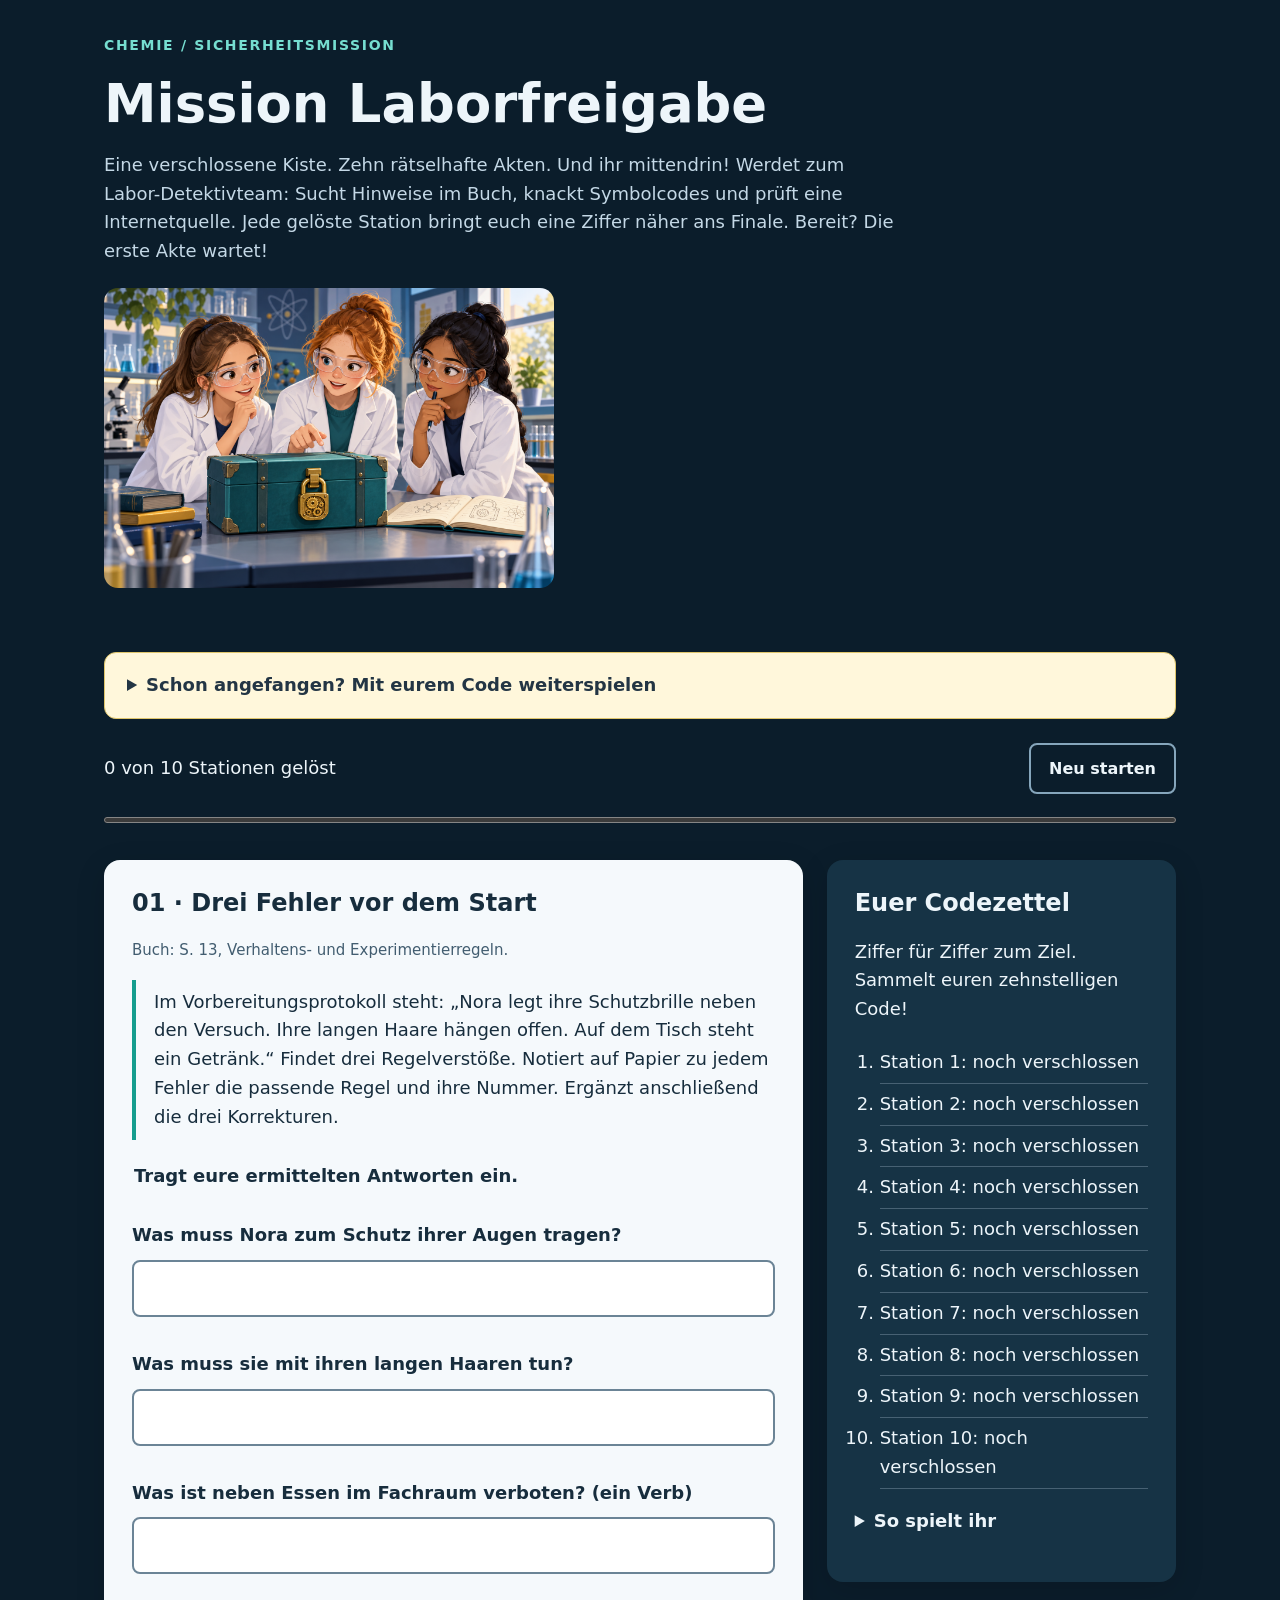
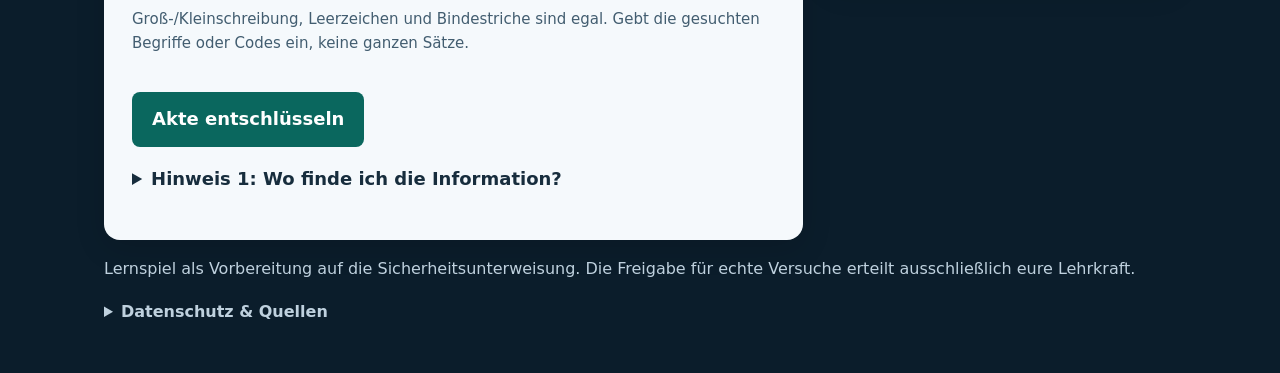
<file: index.html>
<!doctype html>
<html lang="de"><head><meta charset="utf-8"><meta name="viewport" content="width=device-width,initial-scale=1"><title>Mission Laborfreigabe</title><link rel="stylesheet" href="style.css"><script src="inhalte.js" defer></script><script src="antworten.js" defer></script><script src="spiel.js" defer></script></head>
<body><header><span class="tag">CHEMIE / SICHERHEITSMISSION</span><h1 id="title">Mission Laborfreigabe</h1><p id="intro"></p><img class="welcome-art" width="1536" height="1024" src="assets/raetselteam.png" alt="Ein illustriertes Detektivteam vor einer verschlossenen Laborakte."></header>
<main><details class="resume-panel"><summary>Schon angefangen? Mit eurem Code weiterspielen</summary><p>Gebt die Ziffern der bereits gelösten Stationen ein – beginnend bei Station 1 und in der richtigen Reihenfolge. Ihr springt zur nächsten ungelösten Station. Eure bisherigen Ziffern erscheinen wieder auf dem Codezettel.</p><form id="resumeForm"><label for="resumeCode">Euer bisher gesammelter Code</label><input id="resumeCode" type="text" inputmode="numeric" autocomplete="off" required aria-describedby="resumeHelp resumeFeedback"><p id="resumeHelp">Vier gesammelte Ziffern führen zu Station 5. Leerzeichen und Bindestriche sind erlaubt.</p><button type="submit">Mission fortsetzen</button></form><p id="resumeFeedback" role="status"></p></details><div class="status"><span id="progressText">10 Stationen</span><button id="restart" class="secondary" type="button">Neu starten</button></div><progress id="progress" value="0" max="10" aria-label="Gelöste Stationen"></progress>
<div class="layout"><section id="room" class="card" aria-label="Aktuelle Station"></section><aside class="card"><h2>Euer Codezettel</h2><p>Ziffer für Ziffer zum Ziel. Sammelt euren zehnstelligen Code!</p><ol id="digits"></ol><details><summary>So spielt ihr</summary><p>Recherchiert in der angegebenen Quelle, besprecht eure Belege und tragt die Antworten ein. Nach jeder Lösung gibt es eine Ziffer. Nutzt bei Bedarf die zwei gestuften Hinweise. Die Buchseiten 12–15 benötigt ihr separat, dazu Papier und Stift. Die passende Buchausgabe nennt euch die Lehrkraft. Ein <a href="begleitblatt.html">druckbares Begleitblatt</a> hilft beim Sammeln der Belege. Verteilt die Rollen: suchen, notieren, prüfen – nach jeder Station wird gewechselt.</p><p>Keine Zeitbegrenzung. Nach dem Neuladen könnt ihr oben mit euren gesammelten Ziffern wieder einsteigen. Notiert sie vor dem Schließen.</p></details></aside></div>
<p class="note">Lernspiel als Vorbereitung auf die Sicherheitsunterweisung. Die Freigabe für echte Versuche erteilt ausschließlich eure Lehrkraft.</p><details class="privacy"><summary>Datenschutz & Quellen</summary><p>Dieses Spiel fragt keine Namen ab und speichert keine Antworten dauerhaft. Es nutzt keine Analysewerkzeuge, externen Schriftarten oder externen Bilder. Externe Quellen öffnen sich erst nach einem Klick; dort gelten die Datenschutzbedingungen des Anbieters. Beim Aufruf über GitHub Pages protokolliert GitHub IP-Adressen zu Sicherheitszwecken. Bei lokaler Nutzung lädt das Spiel selbst keine Inhalte aus dem Internet. Externe Links benötigen eine Internetverbindung.</p><p>Fachliche Orientierung: <a href="https://www.baua.de/DE/Themen/Chemikalien-Biostoffe/Gefahrstoffe/Einstufung-und-Kennzeichnung/Kennzeichnungselemente/Gefahrenpiktogramme-und-Signalwoerter">BAuA: Gefahrenpiktogramme</a>. Spielidee inspiriert von <a href="https://joschafalck.de/archiv-45/">Joscha Falck: Archiv 45</a>. Texte und Umsetzung sind neu erstellt. Die motivierenden Illustrationen sind KI-generierte Spielbilder und keine fachlichen Sicherheitsdarstellungen. Angaben zur Herkunft und noch offene Nachweise stehen in der <a href="https://github.com/timwittkowski-creator/Laborfreigabe/blob/main/QUELLEN.md">Quellendokumentation</a>.</p></details>
<noscript>Bitte JavaScript im Browser aktivieren, damit das Spiel funktioniert.</noscript></main></body></html>
</file>
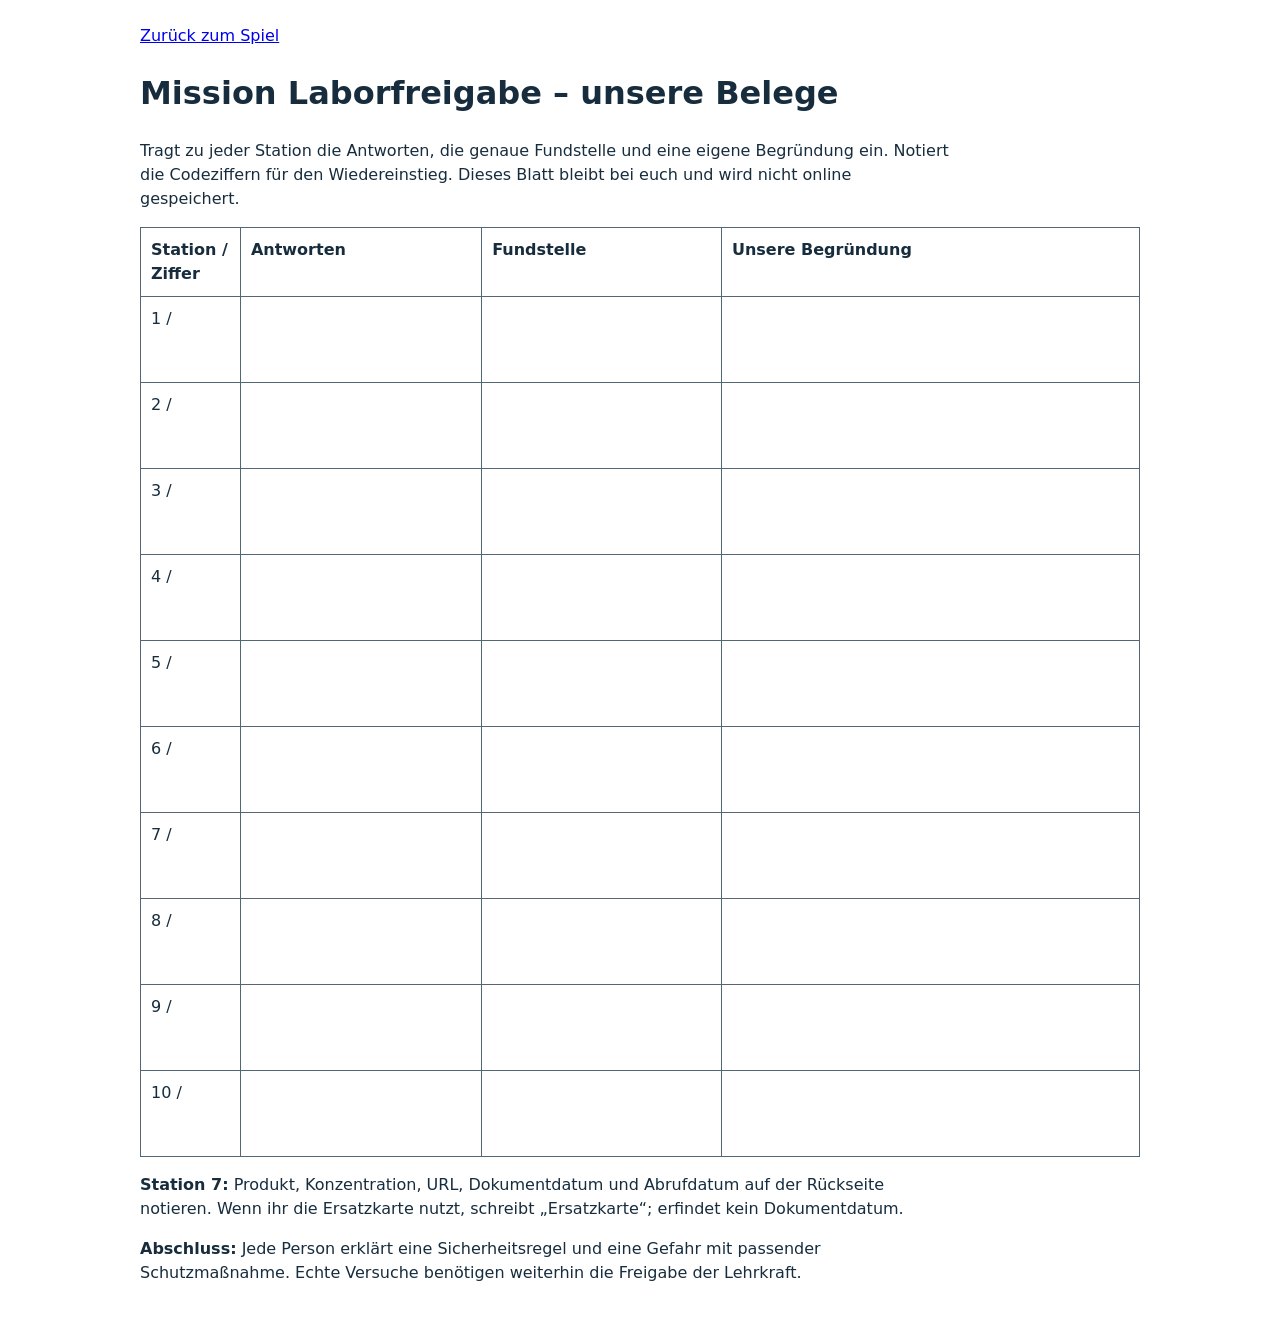
<file: begleitblatt.html>
<!doctype html>
<html lang="de">
<head><meta charset="utf-8"><meta name="viewport" content="width=device-width,initial-scale=1"><title>Begleitblatt – Mission Laborfreigabe</title>
<style>body{font:16px/1.5 system-ui,sans-serif;max-width:1000px;margin:auto;padding:24px;color:#172d3d}table{width:100%;border-collapse:collapse}th,td{border:1px solid #526776;padding:10px;text-align:left;vertical-align:top}td{height:65px}th:first-child{width:10%}p{max-width:80ch}@media print{body{padding:0;font-size:11pt}a{display:none}tr{break-inside:avoid}thead{display:table-header-group}}</style></head>
<body><a href="index.html">Zurück zum Spiel</a><h1>Mission Laborfreigabe – unsere Belege</h1><p>Tragt zu jeder Station die Antworten, die genaue Fundstelle und eine eigene Begründung ein. Notiert die Codeziffern für den Wiedereinstieg. Dieses Blatt bleibt bei euch und wird nicht online gespeichert.</p>
<table><thead><tr><th>Station / Ziffer</th><th>Antworten</th><th>Fundstelle</th><th>Unsere Begründung</th></tr></thead><tbody>
<tr><td>1 /</td><td></td><td></td><td></td></tr><tr><td>2 /</td><td></td><td></td><td></td></tr><tr><td>3 /</td><td></td><td></td><td></td></tr><tr><td>4 /</td><td></td><td></td><td></td></tr><tr><td>5 /</td><td></td><td></td><td></td></tr><tr><td>6 /</td><td></td><td></td><td></td></tr><tr><td>7 /</td><td></td><td></td><td></td></tr><tr><td>8 /</td><td></td><td></td><td></td></tr><tr><td>9 /</td><td></td><td></td><td></td></tr><tr><td>10 /</td><td></td><td></td><td></td></tr>
</tbody></table><p><strong>Station 7:</strong> Produkt, Konzentration, URL, Dokumentdatum und Abrufdatum auf der Rückseite notieren. Wenn ihr die Ersatzkarte nutzt, schreibt „Ersatzkarte“; erfindet kein Dokumentdatum.</p><p><strong>Abschluss:</strong> Jede Person erklärt eine Sicherheitsregel und eine Gefahr mit passender Schutzmaßnahme. Echte Versuche benötigen weiterhin die Freigabe der Lehrkraft.</p></body></html>
</file>
<file: style.css>
*{box-sizing:border-box}body{margin:0;background:#0b1d2b;color:#edf5fa;font:18px/1.6 system-ui,sans-serif}header,main{max-width:1120px;margin:auto;padding:30px 24px}header{padding-bottom:12px}.tag{font-size:14px;font-weight:750;letter-spacing:.12em;color:#76ded1}h1{font-size:clamp(2rem,5vw,3.3rem);line-height:1.1;margin:16px 0}h2{line-height:1.25;font-size:1.5rem;margin-top:0}header p{max-width:800px;color:#c4d8e6}.status{display:flex;align-items:center;justify-content:space-between;gap:16px}progress{width:100%;height:12px;accent-color:#2cb9a7;margin:20px 0 28px}.layout{display:grid;grid-template-columns:minmax(0,2fr) minmax(230px,1fr);gap:24px;align-items:start}.card{background:#f5f9fc;color:#172d3d;border-radius:16px;padding:28px;box-shadow:0 8px 30px #0002}aside.card{background:#163345;color:#edf5fa}button,input{font:inherit}button{cursor:pointer;background:#0a675e;color:white;border:2px solid transparent;border-radius:8px;padding:11px 18px;font-weight:650}button:hover{filter:brightness(1.12)}button:disabled{opacity:.6;cursor:default}.secondary{background:transparent;border-color:#86a6bc;color:inherit;font-size:16px}fieldset{border:0;padding:0;margin:22px 0}legend{font-weight:700;margin-bottom:16px}label.option{display:flex;gap:12px;padding:12px;margin:10px 0;background:white;border:1px solid #bdcdd9;border-radius:8px;cursor:pointer}input[type=radio]{flex-shrink:0;width:20px;height:20px;margin-top:5px;accent-color:#0a675e}input[type=text]{width:100%;padding:12px;border:2px solid #6b8496;border-radius:8px;margin:10px 0 18px}.reading{border-left:4px solid #159d8e;padding:8px 0 8px 18px}details{margin:18px 0}summary{cursor:pointer;font-weight:650}#feedback{font-weight:650}#feedback:empty{display:none}.note,.privacy{font-size:16px;color:#bfd1de}.privacy a{color:#8de8dc}.symbol{width:130px;height:130px;display:block;margin:16px auto}#digits{padding-left:25px}#digits li{padding:6px 0;border-bottom:1px solid #476173}button:focus-visible,input:focus-visible,summary:focus-visible,h2:focus-visible{outline:3px solid #e2990c;outline-offset:4px}.success{color:#07594d;font-size:1.2rem}@media(max-width:760px){.layout{grid-template-columns:1fr}header,main{padding:22px 16px}.card{padding:22px}.status{flex-wrap:wrap}}
.source{font-size:15px;color:#425d70}section a{color:#075c77;overflow-wrap:anywhere}

input[aria-invalid="true"]{border-color:#a12b28;background:#fff5f3}fieldset>label{display:block;font-weight:650;margin-top:15px}

.header-inner{grid-template-columns:minmax(0,1fr) 310px}.team-art{width:100%;height:auto;display:block;border-radius:8px;margin-bottom:18px}.mission-label strong{font-size:21px}.finale-art{display:block;width:100%;height:auto;border-radius:12px;margin-top:24px}aside.card{position:static}@media(max-width:760px){.header-inner{grid-template-columns:1fr}.mission-label{display:block;padding:12px;background:transparent;border:0}.team-art{max-width:440px;margin:0 auto;border-radius:12px}.mission-label>span,.mission-label>strong,.mission-label>p,.mission-label>.stripe{display:none}}

.resume-panel{background:#fff7db;color:#233544;border:1px solid #dfc56b;border-radius:12px;padding:18px 22px;margin:0 0 24px}.resume-panel summary{font-size:18px}.resume-panel input{max-width:420px}#resumeHelp,#resumeFeedback{font-size:15px}.welcome-art{display:block;width:100%;max-width:450px;height:auto;border-radius:14px;margin:22px 0}.station-art{display:block;width:100%;height:auto;border-radius:12px;margin:0 0 24px}#room{scroll-margin-top:20px}

/* Reserve illustration space while local images load. */
.welcome-art,.station-art,.finale-art{aspect-ratio:3/2;object-fit:contain}
aside details p{font-size:16px;overflow-wrap:anywhere}a:focus-visible,.success:focus-visible{outline:3px solid #e2990c;outline-offset:4px}
</file>
